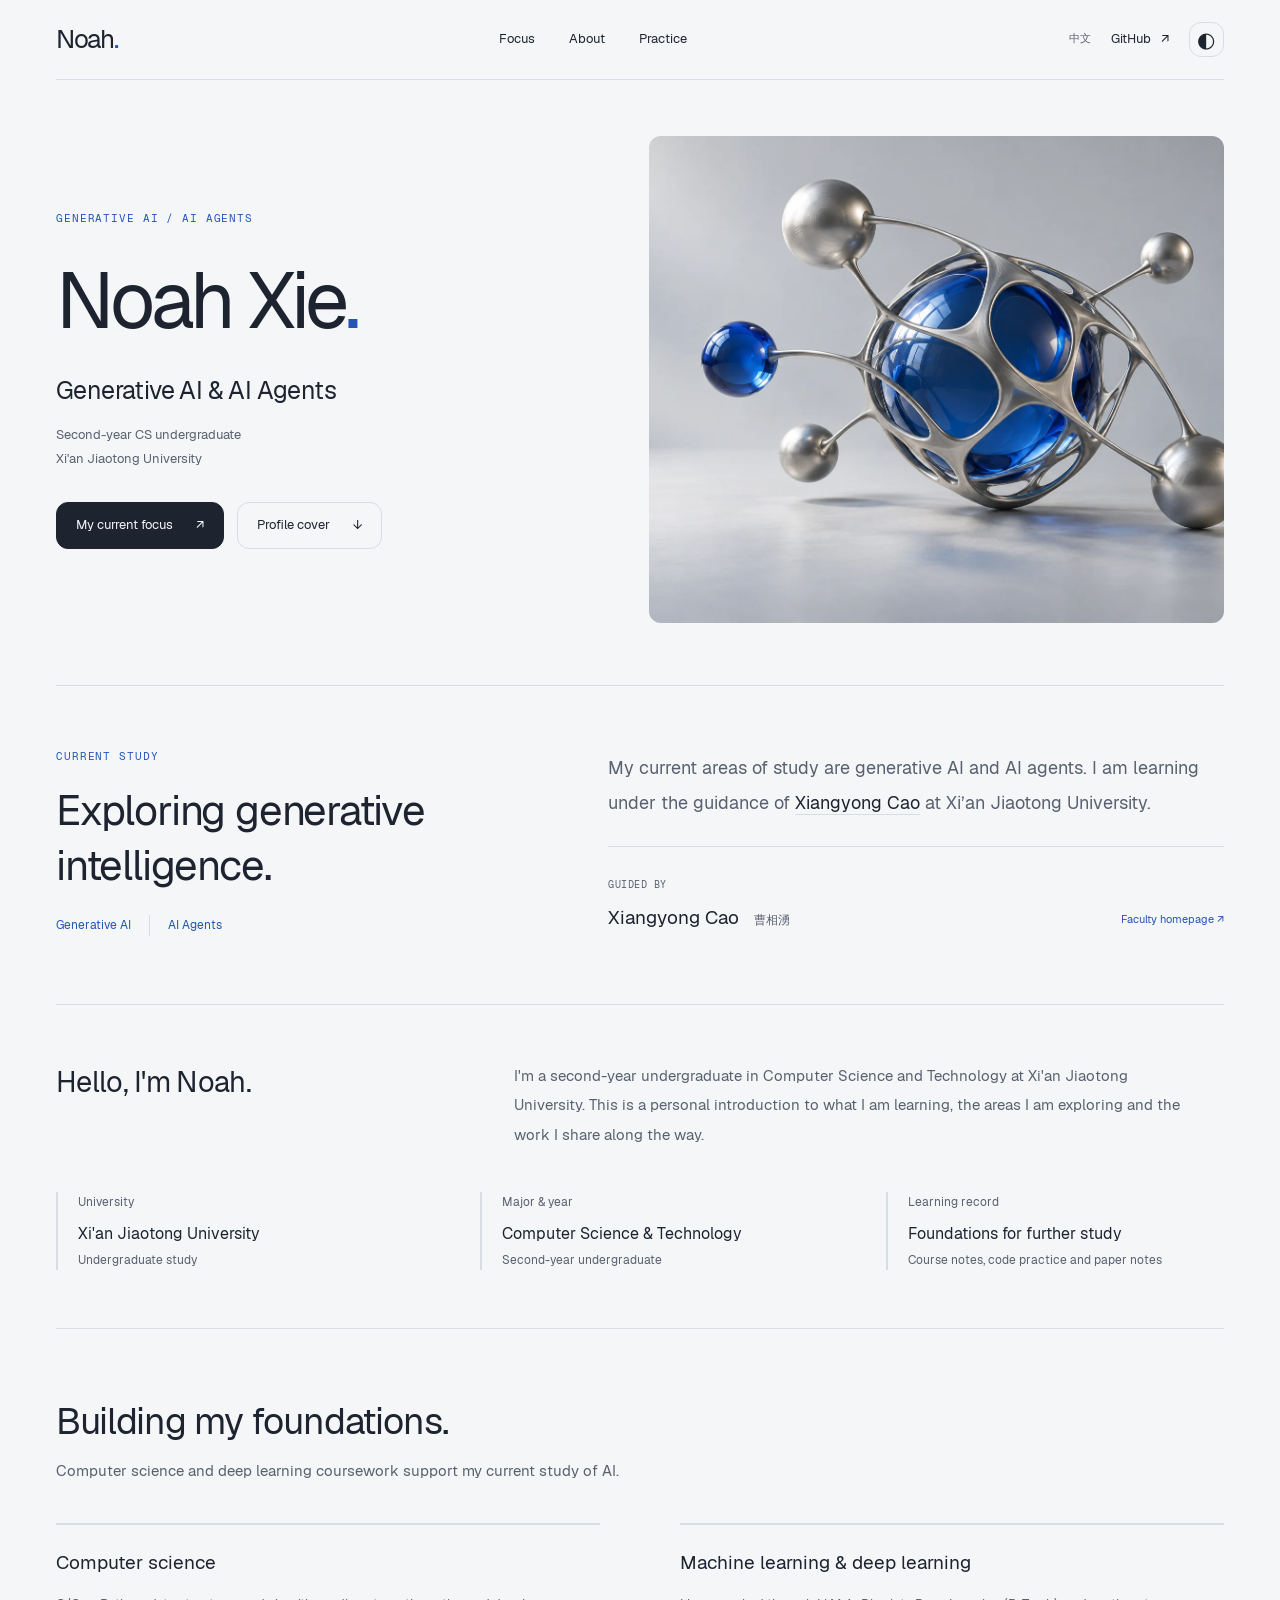
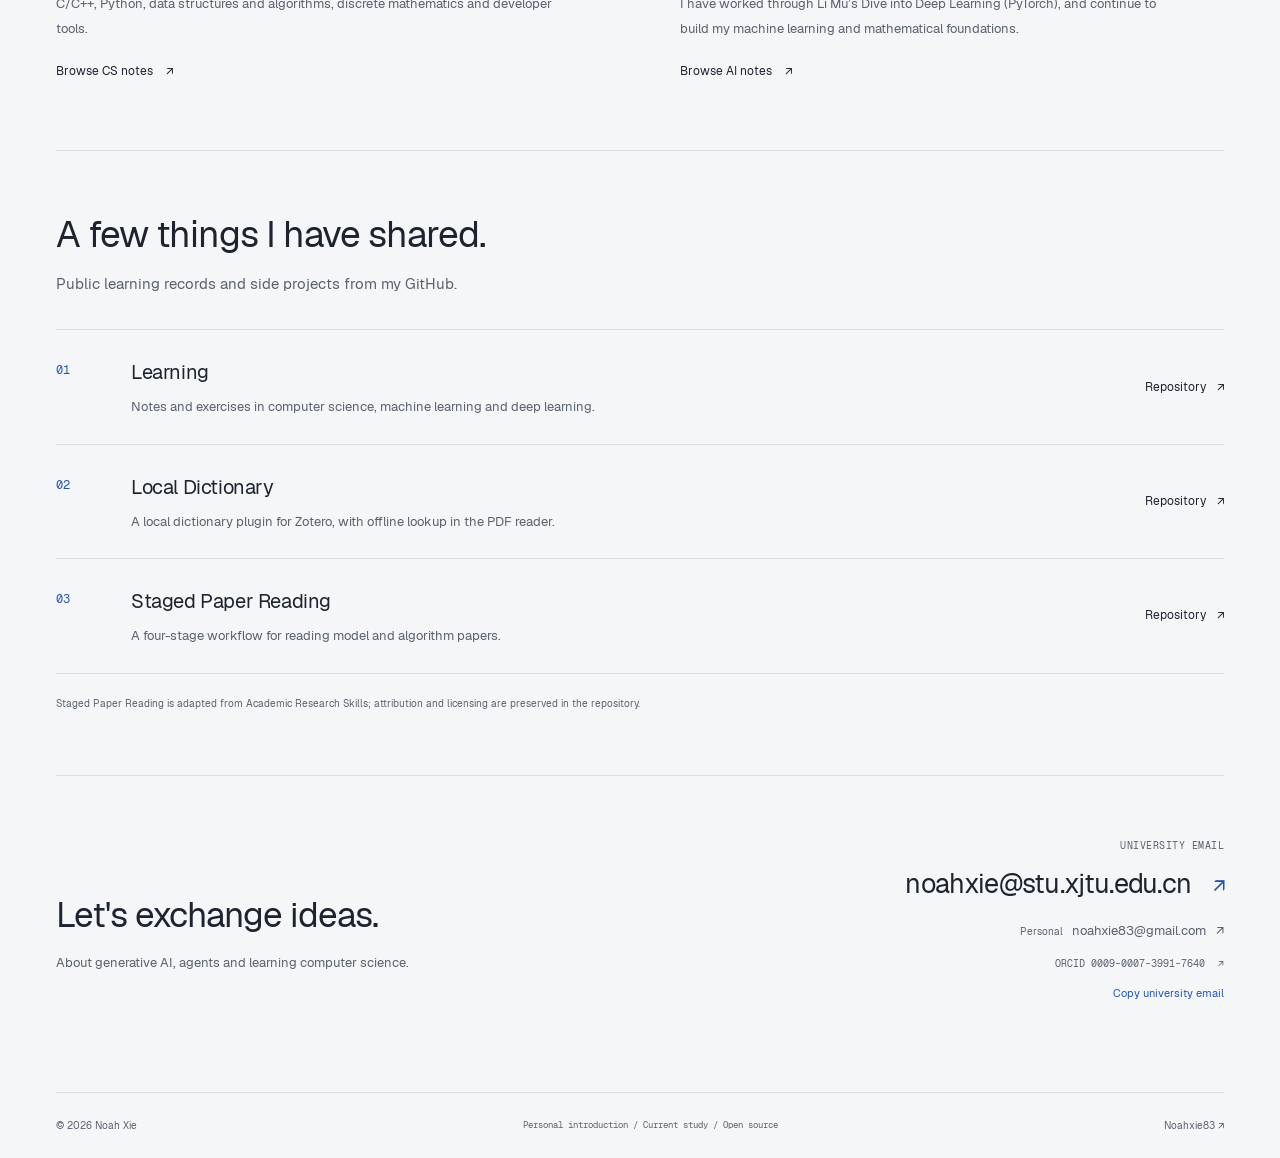
<file: index.html>
<!doctype html>
<html lang="en">
<head>
  <meta charset="utf-8">
  <meta name="viewport" content="width=device-width, initial-scale=1">
  <meta name="description" content="Noah Xie, a second-year Computer Science and Technology undergraduate at Xi'an Jiaotong University, studying generative AI and AI agents under the guidance of Xiangyong Cao.">
  <meta name="theme-color" content="#f5f6f8">
  <meta property="og:title" content="Noah Xie | Personal Profile">
  <meta property="og:description" content="Generative AI & AI Agents. Guided study with Xiangyong Cao at Xi’an Jiaotong University.">
  <meta property="og:image" content="https://noahxie83.github.io/Noahxie83/assets/profile-research-light.png">
  <title>Noah Xie | Personal Profile</title>
  <link rel="icon" href="assets/favicon.svg" type="image/svg+xml">
  <link rel="preload" href="assets/geist-sans.woff2" as="font" type="font/woff2" crossorigin>
  <link rel="preload" href="assets/hero-research.webp" as="image">
  <link rel="stylesheet" href="style.css?v=university-email">
  <script src="script.js?v=university-email" defer></script>
</head>
<body data-language="en">
  <a class="skip-link" href="#main">Skip to content</a>
  <header class="header shell">
    <a class="wordmark" href="#" aria-label="Noah Xie home">Noah<span>.</span></a>
    <nav aria-label="Main navigation"><a href="#research">Focus</a><a href="#about">About</a><a href="#projects">Practice</a></nav>
    <div class="header-actions"><a class="language-switch" href="zh.html" lang="zh-CN" aria-label="切换到中文版">中文</a>
      <a class="github-link" href="https://github.com/Noahxie83" target="_blank" rel="noopener noreferrer">GitHub <span aria-hidden="true">↗</span></a>
      <button class="theme-switch" id="theme-toggle" aria-label="Switch to dark mode" title="Switch to dark mode"><span id="theme-symbol" aria-hidden="true">◐</span></button>
    </div>
  </header>

  <main id="main">
    <section class="hero shell english-hero" aria-labelledby="hero-title">
      <div class="hero-copy">
        <p class="eyebrow">GENERATIVE AI / AI AGENTS</p>
        <h1 id="hero-title">Noah Xie<span class="name-period">.</span></h1>
        <p class="hero-description">Generative AI &amp; AI Agents</p>
        <p class="hero-note">Second-year CS undergraduate<br>Xi'an Jiaotong University</p>
        <div class="hero-actions">
          <a class="button primary" href="#research">My current focus <span aria-hidden="true">↗</span></a>
          <a class="button secondary" href="personal-profile.pdf?v=ai-study" download="Noah-Xie-Personal-Profile.pdf">Profile cover <span aria-hidden="true">↓</span></a>
        </div>
      </div>
      <figure class="hero-art"><img src="assets/hero-research.webp" alt="A cobalt glass sphere and a flowing silver lattice connected to smaller spheres: a conceptual artwork about generative intelligence and agents" width="1536" height="1024" fetchpriority="high"></figure>
    </section>

    <section class="research shell" id="research" aria-labelledby="research-title">
      <div class="research-intro reveal"><p class="eyebrow">CURRENT STUDY</p><h2 id="research-title">Exploring generative<br>intelligence.</h2><div class="research-topics"><span>Generative AI</span><span>AI Agents</span></div></div>
      <div class="research-guidance reveal"><p class="research-statement">My current areas of study are generative AI and AI agents. I am learning under the guidance of <a href="https://gr.xjtu.edu.cn/caoxiangyong/" target="_blank" rel="noopener noreferrer">Xiangyong Cao</a> at Xi’an Jiaotong University.</p><div class="mentor"><div><span class="mentor-label">GUIDED BY</span><p class="mentor-name">Xiangyong Cao <span>曹相湧</span></p></div><a href="https://gr.xjtu.edu.cn/caoxiangyong/" target="_blank" rel="noopener noreferrer">Faculty homepage <span aria-hidden="true">↗</span></a></div></div>
    </section>

    <section class="about shell" id="about" aria-labelledby="about-title">
      <div class="about-intro reveal"><h2 id="about-title">Hello, I'm Noah.</h2><p>I'm a second-year undergraduate in Computer Science and Technology at Xi'an Jiaotong University. This is a personal introduction to what I am learning, the areas I am exploring and the work I share along the way.</p></div>
      <dl class="education reveal">
        <div><dt>University</dt><dd>Xi'an Jiaotong University<span>Undergraduate study</span></dd></div>
        <div><dt>Major & year</dt><dd>Computer Science & Technology<span>Second-year undergraduate</span></dd></div>
        <div><dt>Learning record</dt><dd>Foundations for further study<span>Course notes, code practice and paper notes</span></dd></div>
      </dl>
    </section>

    <section class="learning shell" aria-labelledby="learning-title">
      <div class="learning-heading reveal"><h2 id="learning-title">Building my foundations.</h2><p>Computer science and deep learning coursework support my current study of AI.</p></div>
      <div class="learning-columns two-columns reveal">
        <div><h3>Computer science</h3><p>C/C++, Python, data structures and algorithms, discrete mathematics and developer tools.</p><a href="https://github.com/Noahxie83/Learning/tree/main/CS%20Learning" target="_blank" rel="noopener noreferrer">Browse CS notes <span aria-hidden="true">↗</span></a></div>
        <div><h3>Machine learning & deep learning</h3><p>I have worked through Li Mu’s Dive into Deep Learning (PyTorch), and continue to build my machine learning and mathematical foundations.</p><a href="https://github.com/Noahxie83/Learning/tree/main/AI%20learning" target="_blank" rel="noopener noreferrer">Browse AI notes <span aria-hidden="true">↗</span></a></div>
      </div>
    </section>

    <section class="projects compact-projects shell" id="projects" aria-labelledby="projects-title">
      <div class="section-intro reveal"><h2 id="projects-title">A few things I have shared.</h2><p>Public learning records and side projects from my GitHub.</p></div>
      <div class="repository-list">
        <article class="repository-row reveal"><div class="repository-number" aria-hidden="true">01</div><div><h3>Learning</h3><p>Notes and exercises in computer science, machine learning and deep learning.</p></div><a href="https://github.com/Noahxie83/Learning" target="_blank" rel="noopener noreferrer" aria-label="Learning Repository">Repository <span aria-hidden="true">↗</span></a></article>
        <article class="repository-row reveal"><div class="repository-number" aria-hidden="true">02</div><div><h3>Local Dictionary</h3><p>A local dictionary plugin for Zotero, with offline lookup in the PDF reader.</p></div><a href="https://github.com/Noahxie83/zotero-local-dictionary" target="_blank" rel="noopener noreferrer" aria-label="Local Dictionary Repository">Repository <span aria-hidden="true">↗</span></a></article>
        <article class="repository-row reveal"><div class="repository-number" aria-hidden="true">03</div><div><h3>Staged Paper Reading</h3><p>A four-stage workflow for reading model and algorithm papers.</p></div><a href="https://github.com/Noahxie83/staged-paper-reading" target="_blank" rel="noopener noreferrer" aria-label="Staged Paper Reading Repository">Repository <span aria-hidden="true">↗</span></a></article>
      </div>
      <p class="project-note">Staged Paper Reading is adapted from Academic Research Skills; attribution and licensing are preserved in the repository.</p>
    </section>

    <section class="contact shell reveal" id="contact" aria-labelledby="contact-title">
      <div><h2 id="contact-title">Let's exchange ideas.</h2><p>About generative AI, agents and learning computer science.</p></div>
      <div class="contact-links"><p class="contact-label">UNIVERSITY EMAIL</p><a class="email-link" href="mailto:noahxie@stu.xjtu.edu.cn">noahxie@stu.xjtu.edu.cn <span aria-hidden="true">↗</span></a><a class="personal-email-link" href="mailto:noahxie83@gmail.com"><span class="personal-email-label">Personal</span>noahxie83@gmail.com <span aria-hidden="true">↗</span></a><a class="orcid-link" href="https://orcid.org/0009-0007-3991-7640" target="_blank" rel="noopener noreferrer">ORCID 0009-0007-3991-7640 <span aria-hidden="true">↗</span></a><button id="copy-email" class="copy-email" type="button">Copy university email</button><span id="copy-status" role="status" aria-live="polite"></span></div>
    </section>
  </main>
  <footer class="footer shell"><span>© 2026 Noah Xie</span><span>Personal introduction / Current study / Open source</span><a href="https://github.com/Noahxie83" target="_blank" rel="noopener noreferrer">Noahxie83 <span aria-hidden="true">↗</span></a></footer>
</body>
</html>
</file>
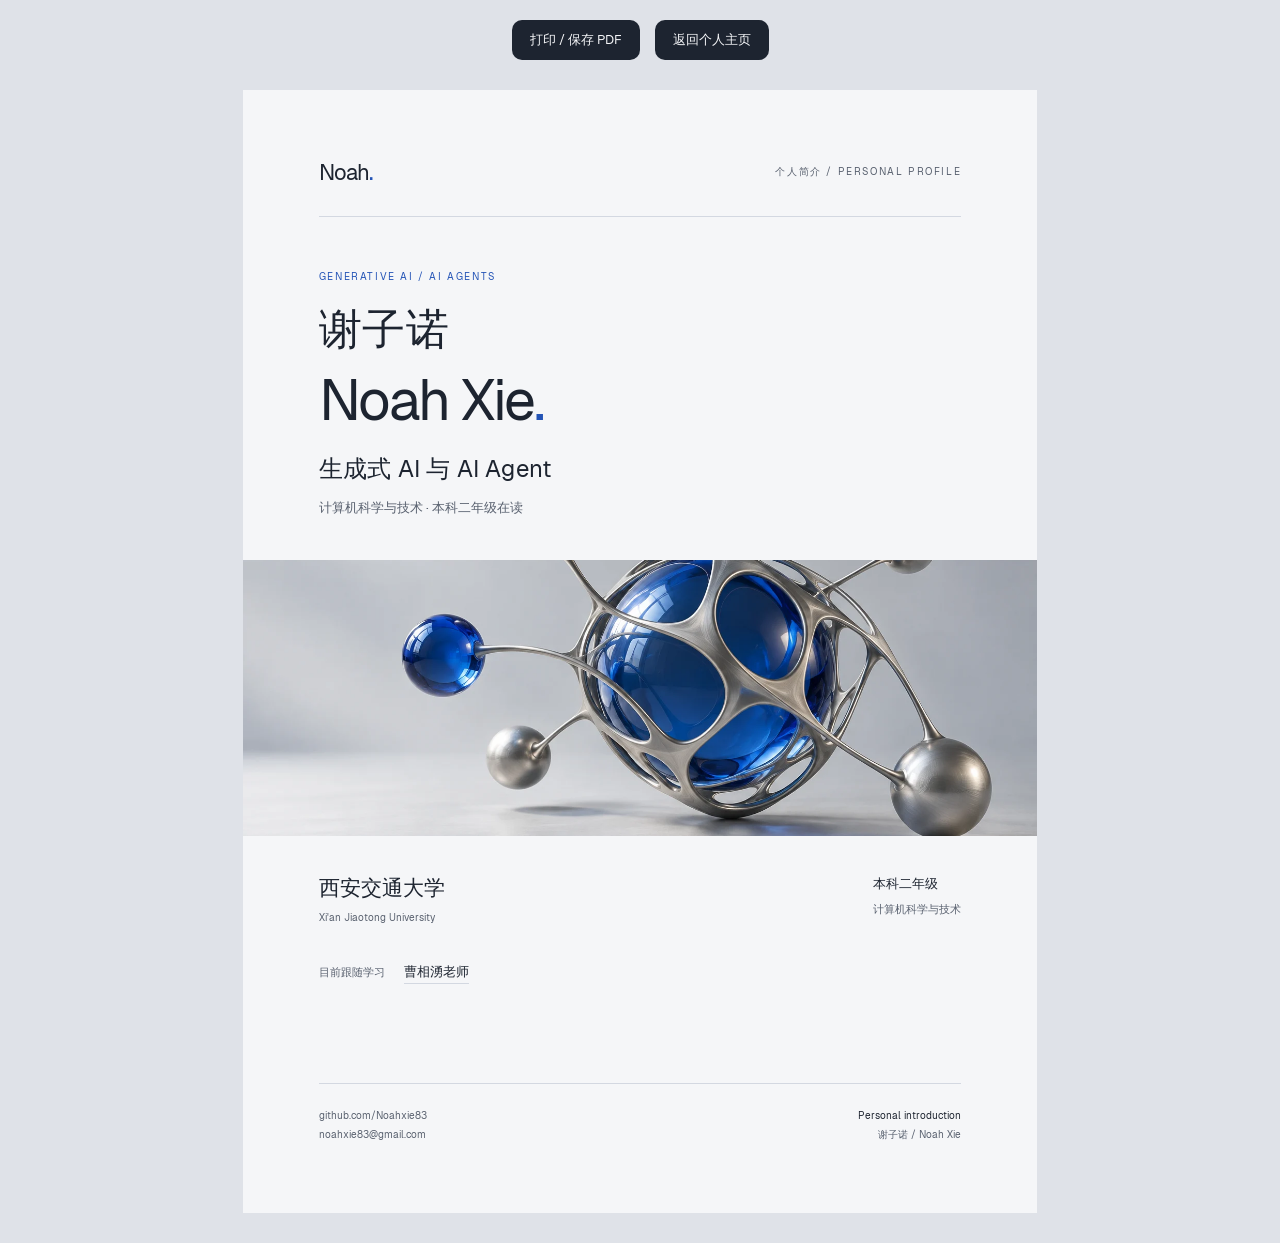
<file: cover-zh.html>
<!doctype html>
<html lang="zh-CN"><head><meta charset="utf-8"><meta name="viewport" content="width=device-width,initial-scale=1"><title>谢子诺 / Noah Xie · 个人简介</title><style>
@font-face{font-family:Geist;src:url('assets/geist-sans.woff2') format('woff2');font-weight:100 900;font-display:swap}
*{box-sizing:border-box}body{margin:0;background:#dfe2e8;color:#1d2430;font-family:Geist,'Microsoft YaHei','PingFang SC',sans-serif;-webkit-font-smoothing:antialiased}
.page{width:210mm;height:297mm;margin:30px auto;background:#f5f6f8;position:relative;overflow:hidden;padding:18mm 20mm}
.top{display:flex;justify-content:space-between;align-items:center;padding-bottom:8mm;border-bottom:1px solid #d3d8e1}
.wordmark{font-size:22px;font-weight:600;letter-spacing:-1px}.wordmark span{color:#2454b6}.type{font-size:10px;letter-spacing:1.6px;color:#59616f}
.identity{padding-top:14mm}.eyebrow{font-size:10px;letter-spacing:1.6px;color:#2454b6;margin:0 0 5mm}
.name{margin:0;font-size:77px;font-weight:500;line-height:1.2;letter-spacing:-3.4px}.name span{color:#2454b6}
.focus{font-size:27px;letter-spacing:-.6px;font-weight:450;line-height:1.35;margin:5mm 0 0}
.role{font-size:13px;color:#59616f;line-height:1.7;margin:3mm 0 0}
.art{margin:11mm -20mm 0;height:87mm;overflow:hidden}.art img{width:100%;height:100%;object-fit:cover;object-position:center 58%}
.education{display:flex;justify-content:space-between;gap:12mm;margin-top:10mm;align-items:start}
.school{font-size:21px;font-weight:500;line-height:1.35;margin:0;letter-spacing:-.5px}.school-en{font-size:10px;color:#59616f;margin:2mm 0 0;line-height:1.6}
.major{font-size:13px;line-height:1.6;margin:0}.year{font-size:11px;color:#59616f;margin:2mm 0 0}
.guidance{margin-top:9mm;display:flex;align-items:baseline;gap:5mm;font-size:11px;line-height:1.8;color:#59616f}
.guidance a{color:#1d2430;text-decoration:none;border-bottom:1px solid #d3d8e1;font-size:13px}
.footer{position:absolute;bottom:18mm;left:20mm;right:20mm;padding-top:6mm;border-top:1px solid #d3d8e1;display:flex;justify-content:space-between;align-items:start}
.links{font-size:10px;line-height:1.9;color:#59616f}.links a{color:inherit;text-decoration:none}.closing{font-size:10px;color:#59616f;text-align:right;line-height:1.9}.closing strong{font-weight:500;color:#1d2430}
.tools{display:flex;justify-content:center;gap:15px;margin:20px}.tools button,.tools a{padding:11px 18px;background:#1d2430;color:#f5f6f8;border:0;border-radius:10px;font:13px Geist,'Microsoft YaHei',sans-serif;text-decoration:none;cursor:pointer}
.zh .name{font-size:43px;line-height:1.3;letter-spacing:.4px}.zh .english-name{font-size:57px;line-height:1.2;letter-spacing:-2px;margin-top:2mm}.zh .english-name span{color:#2454b6}.zh .focus{font-size:24px;letter-spacing:.2px;margin-top:5mm}.zh .art{height:73mm}.zh .school{font-size:21px;letter-spacing:0}.zh .guidance{margin-top:9mm}
@page{size:A4;margin:0}@media print{body{background:#f5f6f8}.page{margin:0}.tools{display:none}}@media screen and (max-width:840px){.page{margin:0;transform-origin:top left}.tools{justify-content:start}}
</style></head>
<body><div class="tools"><button onclick="window.print()">打印 / 保存 PDF</button><a href="zh.html">返回个人主页</a></div>
<main class="page zh">
 <header class="top"><div class="wordmark">Noah<span>.</span></div><div class="type">个人简介 / PERSONAL PROFILE</div></header>
 <section class="identity"><p class="eyebrow">GENERATIVE AI / AI AGENTS</p><h1 class="name">谢子诺</h1><div class="english-name">Noah Xie<span>.</span></div><p class="focus">生成式 AI 与 AI Agent</p><p class="role">计算机科学与技术 · 本科二年级在读</p></section>
 <figure class="art"><img src="assets/hero-research.webp" alt="以银色连接结构和蓝色玻璃表现生成式 AI 与智能体的概念作品"></figure>
 <section class="education"><div><h2 class="school">西安交通大学</h2><p class="school-en">Xi'an Jiaotong University</p></div><div><p class="major">本科二年级</p><p class="year">计算机科学与技术</p></div></section>
 <div class="guidance"><span>目前跟随学习</span><a href="https://gr.xjtu.edu.cn/caoxiangyong/">曹相湧老师</a></div>
 <footer class="footer"><div class="links"><a href="https://github.com/Noahxie83">github.com/Noahxie83</a><br><a href="mailto:noahxie83@gmail.com">noahxie83@gmail.com</a></div><div class="closing"><strong>Personal introduction</strong><br>谢子诺 / Noah Xie</div></footer>
</main></body></html>
</file>
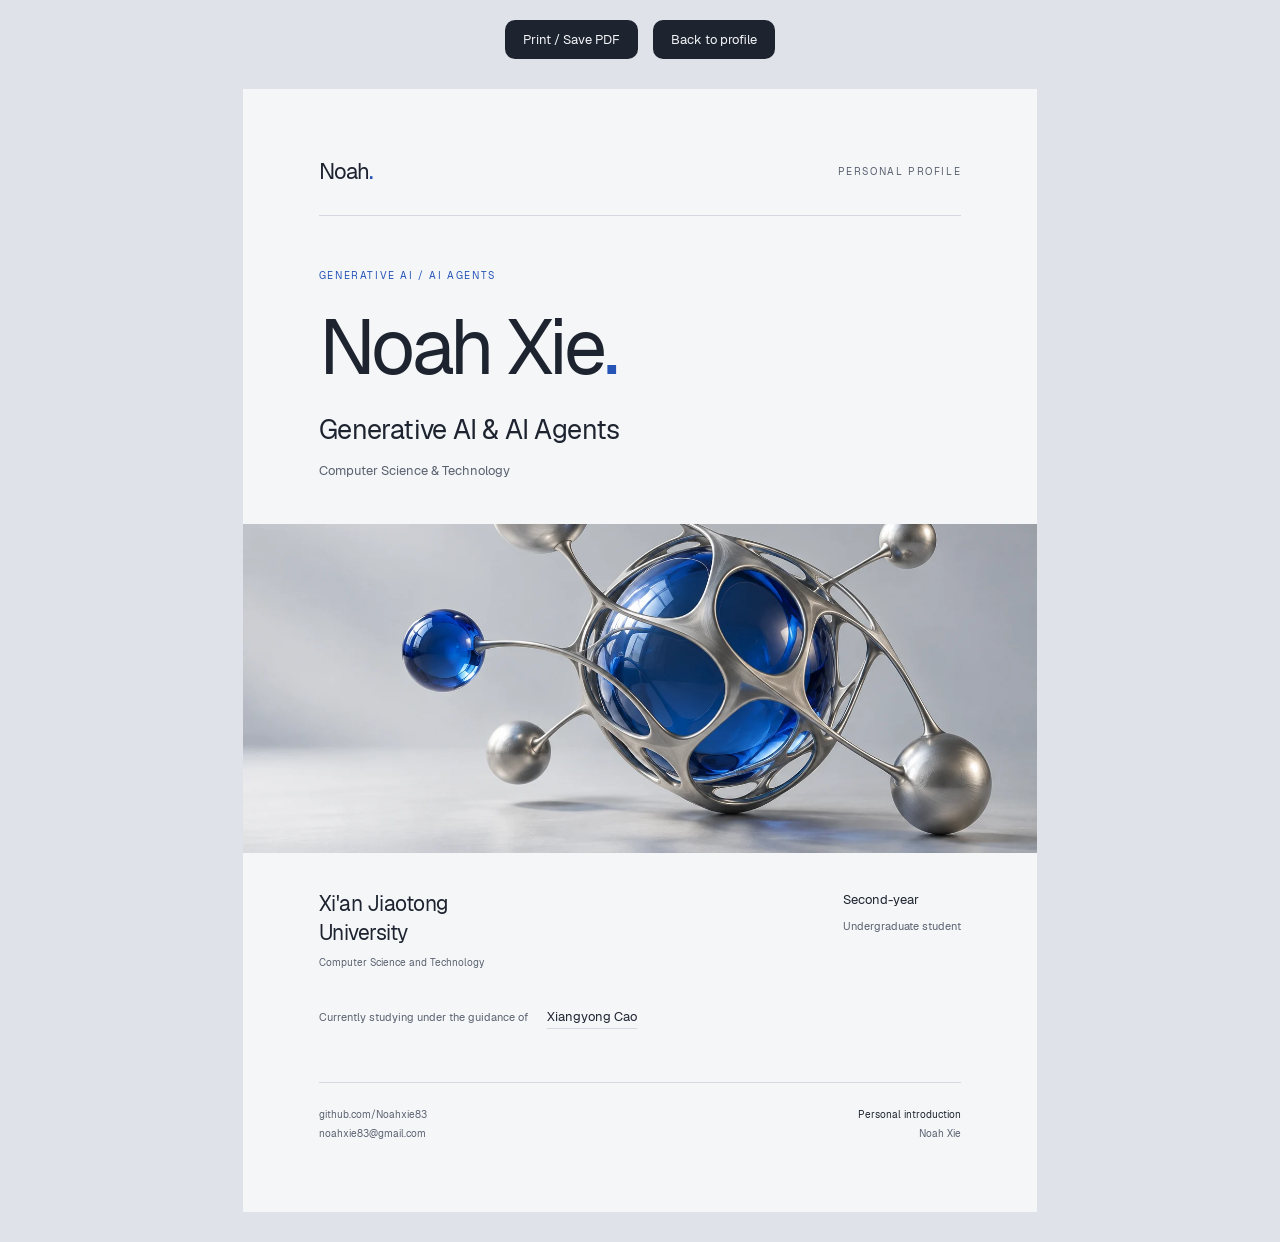
<file: cover.html>
<!doctype html>
<html lang="en"><head><meta charset="utf-8"><meta name="viewport" content="width=device-width,initial-scale=1"><title>Noah Xie | Personal Profile</title><style>
@font-face{font-family:Geist;src:url('assets/geist-sans.woff2') format('woff2');font-weight:100 900;font-display:swap}
*{box-sizing:border-box}body{margin:0;background:#dfe2e8;color:#1d2430;font-family:Geist,'Microsoft YaHei','PingFang SC',sans-serif;-webkit-font-smoothing:antialiased}
.page{width:210mm;height:297mm;margin:30px auto;background:#f5f6f8;position:relative;overflow:hidden;padding:18mm 20mm}
.top{display:flex;justify-content:space-between;align-items:center;padding-bottom:8mm;border-bottom:1px solid #d3d8e1}
.wordmark{font-size:22px;font-weight:600;letter-spacing:-1px}.wordmark span{color:#2454b6}.type{font-size:10px;letter-spacing:1.6px;color:#59616f}
.identity{padding-top:14mm}.eyebrow{font-size:10px;letter-spacing:1.6px;color:#2454b6;margin:0 0 5mm}
.name{margin:0;font-size:77px;font-weight:500;line-height:1.2;letter-spacing:-3.4px}.name span{color:#2454b6}
.focus{font-size:27px;letter-spacing:-.6px;font-weight:450;line-height:1.35;margin:5mm 0 0}
.role{font-size:13px;color:#59616f;line-height:1.7;margin:3mm 0 0}
.art{margin:11mm -20mm 0;height:87mm;overflow:hidden}.art img{width:100%;height:100%;object-fit:cover;object-position:center 58%}
.education{display:flex;justify-content:space-between;gap:12mm;margin-top:10mm;align-items:start}
.school{font-size:21px;font-weight:500;line-height:1.35;margin:0;letter-spacing:-.5px}.school-en{font-size:10px;color:#59616f;margin:2mm 0 0;line-height:1.6}
.major{font-size:13px;line-height:1.6;margin:0}.year{font-size:11px;color:#59616f;margin:2mm 0 0}
.guidance{margin-top:9mm;display:flex;align-items:baseline;gap:5mm;font-size:11px;line-height:1.8;color:#59616f}
.guidance a{color:#1d2430;text-decoration:none;border-bottom:1px solid #d3d8e1;font-size:13px}
.footer{position:absolute;bottom:18mm;left:20mm;right:20mm;padding-top:6mm;border-top:1px solid #d3d8e1;display:flex;justify-content:space-between;align-items:start}
.links{font-size:10px;line-height:1.9;color:#59616f}.links a{color:inherit;text-decoration:none}.closing{font-size:10px;color:#59616f;text-align:right;line-height:1.9}.closing strong{font-weight:500;color:#1d2430}
.tools{display:flex;justify-content:center;gap:15px;margin:20px}.tools button,.tools a{padding:11px 18px;background:#1d2430;color:#f5f6f8;border:0;border-radius:10px;font:13px Geist,'Microsoft YaHei',sans-serif;text-decoration:none;cursor:pointer}
.zh .name{font-size:43px;line-height:1.3;letter-spacing:.4px}.zh .english-name{font-size:57px;line-height:1.2;letter-spacing:-2px;margin-top:2mm}.zh .english-name span{color:#2454b6}.zh .focus{font-size:24px;letter-spacing:.2px;margin-top:5mm}.zh .art{height:73mm}.zh .school{font-size:21px;letter-spacing:0}.zh .guidance{margin-top:9mm}
@page{size:A4;margin:0}@media print{body{background:#f5f6f8}.page{margin:0}.tools{display:none}}@media screen and (max-width:840px){.page{margin:0;transform-origin:top left}.tools{justify-content:start}}
</style></head>
<body><div class="tools"><button onclick="window.print()">Print / Save PDF</button><a href="index.html">Back to profile</a></div>
<main class="page en">
 <header class="top"><div class="wordmark">Noah<span>.</span></div><div class="type">PERSONAL PROFILE</div></header>
 <section class="identity"><p class="eyebrow">GENERATIVE AI / AI AGENTS</p><h1 class="name">Noah Xie<span>.</span></h1><p class="focus">Generative AI &amp; AI Agents</p><p class="role">Computer Science &amp; Technology</p></section>
 <figure class="art"><img src="assets/hero-research.webp" alt="A sculptural silver network surrounding cobalt glass, a conceptual artwork about generative AI and agents"></figure>
 <section class="education"><div><h2 class="school">Xi'an Jiaotong<br>University</h2><p class="school-en">Computer Science and Technology</p></div><div><p class="major">Second-year</p><p class="year">Undergraduate student</p></div></section>
 <div class="guidance"><span>Currently studying under the guidance of</span><a href="https://gr.xjtu.edu.cn/caoxiangyong/">Xiangyong Cao</a></div>
 <footer class="footer"><div class="links"><a href="https://github.com/Noahxie83">github.com/Noahxie83</a><br><a href="mailto:noahxie83@gmail.com">noahxie83@gmail.com</a></div><div class="closing"><strong>Personal introduction</strong><br>Noah Xie</div></footer>
</main></body></html>
</file>
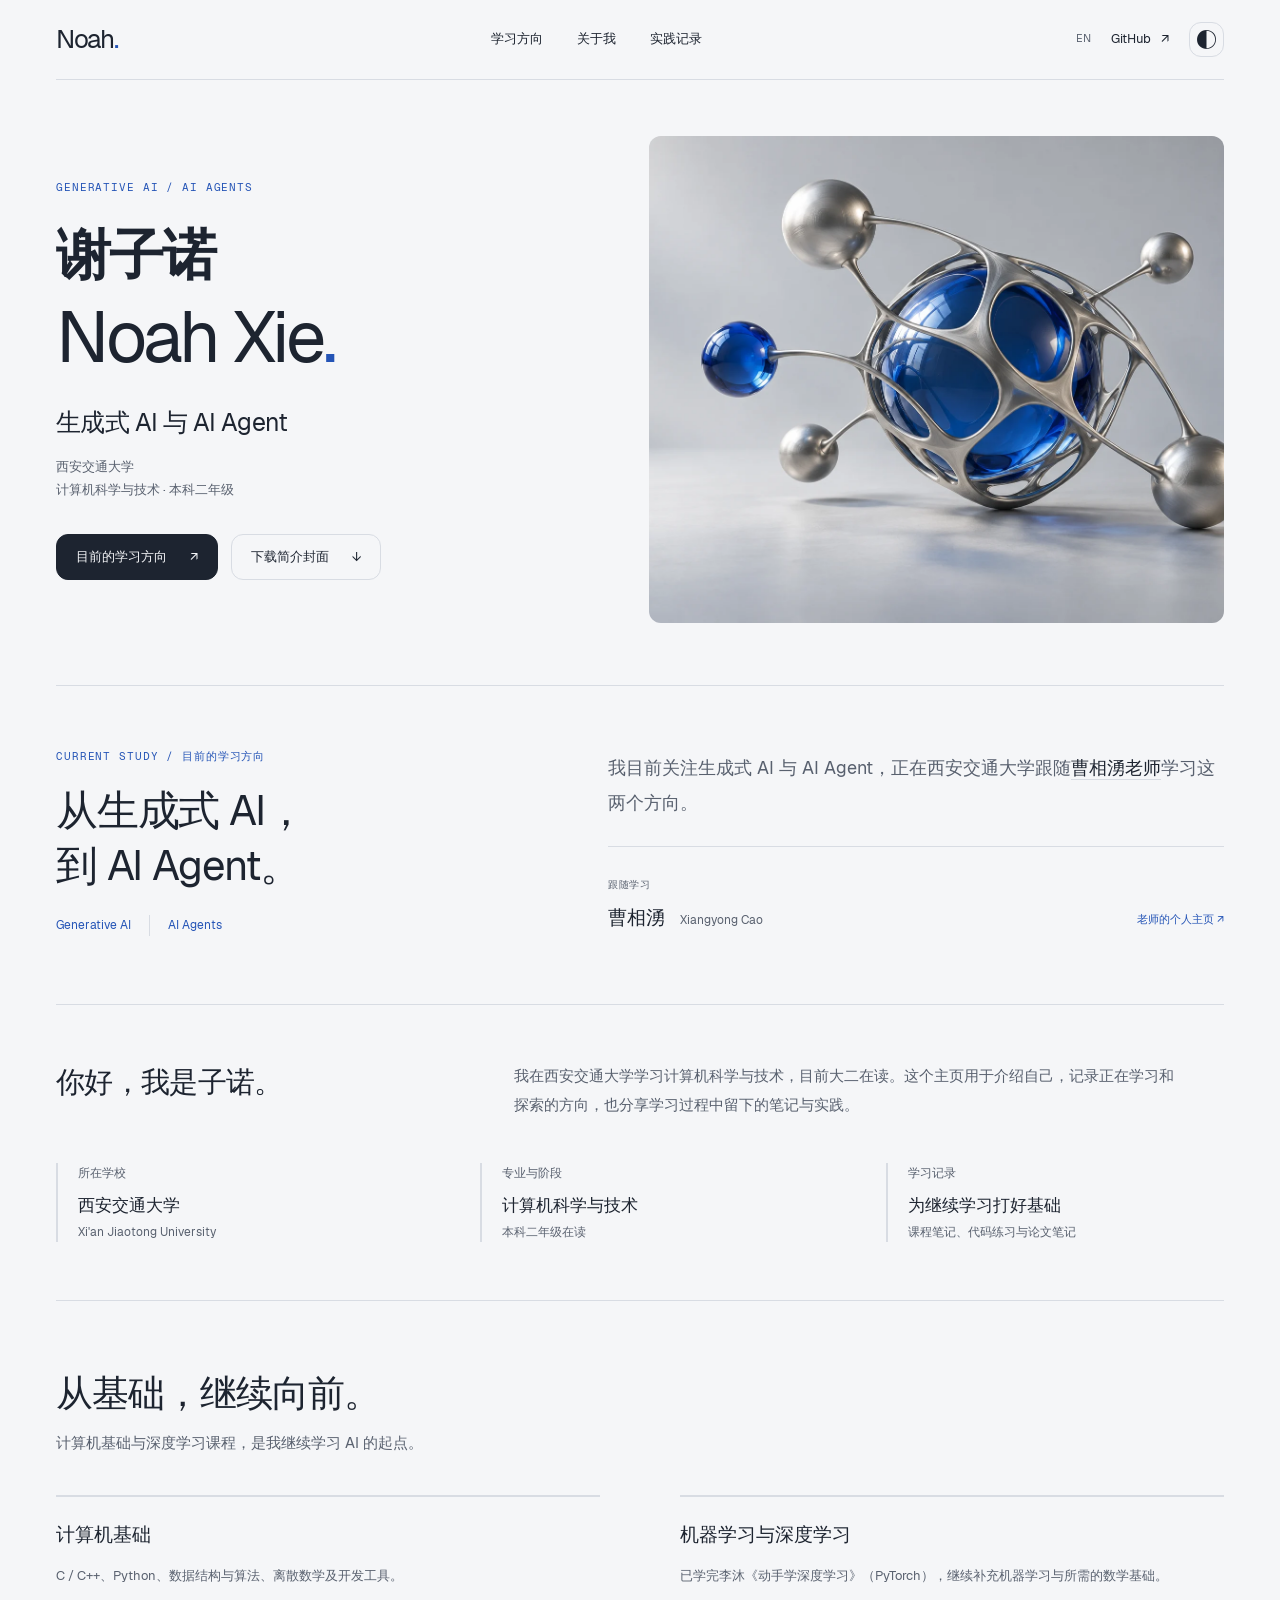
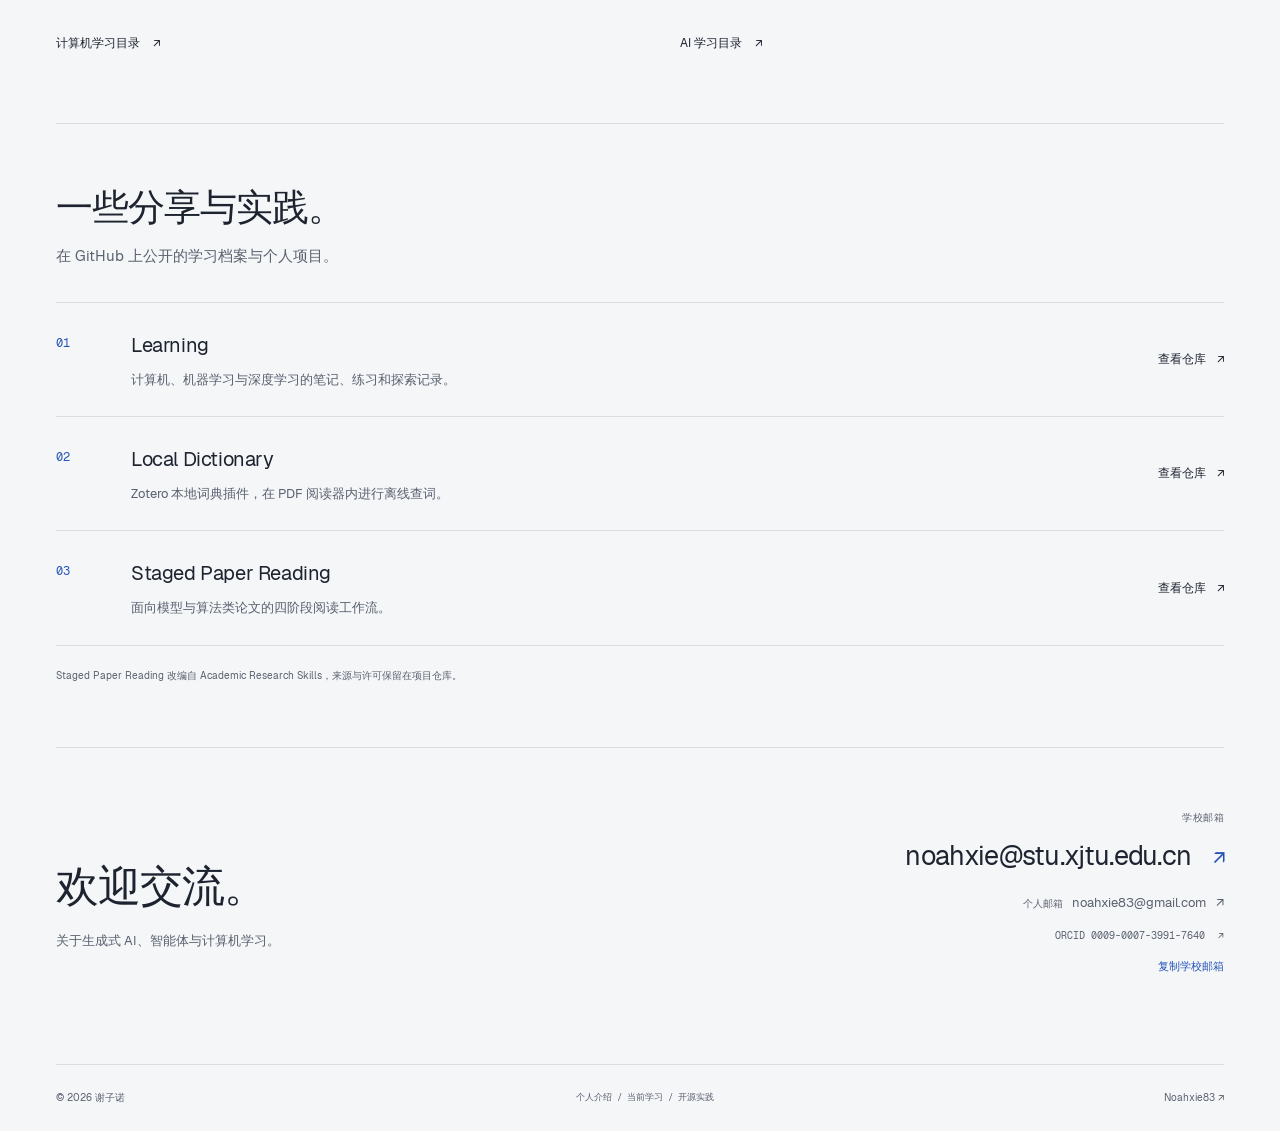
<file: zh.html>
<!doctype html>
<html lang="zh-CN">
<head>
  <meta charset="utf-8">
  <meta name="viewport" content="width=device-width, initial-scale=1">
  <meta name="description" content="谢子诺，英文名 Noah Xie，西安交通大学计算机科学与技术专业大二在读，目前跟随曹相湧老师学习生成式 AI 与 AI Agent。">
  <meta name="theme-color" content="#f5f6f8">
  <meta property="og:title" content="谢子诺 / Noah Xie">
  <meta property="og:description" content="生成式 AI 与 AI Agent。跟随西安交通大学曹相湧老师学习。">
  <meta property="og:image" content="https://noahxie83.github.io/Noahxie83/assets/profile-research-light.png">
  <title>谢子诺 / Noah Xie</title>
  <link rel="icon" href="assets/favicon.svg" type="image/svg+xml">
  <link rel="preload" href="assets/geist-sans.woff2" as="font" type="font/woff2" crossorigin>
  <link rel="preload" href="assets/hero-research.webp" as="image">
  <link rel="stylesheet" href="style.css?v=university-email">
  <script src="script.js?v=university-email" defer></script>
</head>
<body data-language="zh">
  <a class="skip-link" href="#main">跳到正文</a>
  <header class="header shell">
    <a class="wordmark" href="#" aria-label="谢子诺首页">Noah<span>.</span></a>
    <nav aria-label="主导航"><a href="#research">学习方向</a><a href="#about">关于我</a><a href="#projects">实践记录</a></nav>
    <div class="header-actions"><a class="language-switch" href="index.html" lang="en" aria-label="Switch to English">EN</a>
      <a class="github-link" href="https://github.com/Noahxie83" target="_blank" rel="noopener noreferrer">GitHub <span aria-hidden="true">↗</span></a>
      <button class="theme-switch" id="theme-toggle" aria-label="切换深色模式" title="切换深色模式"><span id="theme-symbol" aria-hidden="true">◐</span></button>
    </div>
  </header>

  <main id="main">
    <section class="hero shell" aria-labelledby="hero-title">
      <div class="hero-copy">
        <p class="eyebrow">GENERATIVE AI / AI AGENTS</p>
        <h1 id="hero-title">谢子诺<span class="english-name">Noah Xie<span class="name-period">.</span></span></h1>
        <p class="hero-description">生成式 AI 与 AI Agent</p>
        <p class="hero-note">西安交通大学<br>计算机科学与技术 · 本科二年级</p>
        <div class="hero-actions">
          <a class="button primary" href="#research">目前的学习方向 <span aria-hidden="true">↗</span></a>
          <a class="button secondary" href="personal-profile-zh.pdf?v=ai-study" download="谢子诺-个人简介封面-中文版.pdf">下载简介封面 <span aria-hidden="true">↓</span></a>
        </div>
      </div>
      <figure class="hero-art"><img src="assets/hero-research.webp" alt="蓝色玻璃球与流动的银色网格连接多个球体，表现生成式智能与智能体关系的概念作品" width="1536" height="1024" fetchpriority="high"></figure>
    </section>

    <section class="research shell" id="research" aria-labelledby="research-title">
      <div class="research-intro reveal"><p class="eyebrow">CURRENT STUDY / 目前的学习方向</p><h2 id="research-title">从生成式 AI，<br>到 AI Agent。</h2><div class="research-topics"><span>Generative AI</span><span>AI Agents</span></div></div>
      <div class="research-guidance reveal"><p class="research-statement">我目前关注生成式 AI 与 AI Agent，正在西安交通大学跟随<a href="https://gr.xjtu.edu.cn/caoxiangyong/" target="_blank" rel="noopener noreferrer">曹相湧老师</a>学习这两个方向。</p><div class="mentor"><div><span class="mentor-label">跟随学习</span><p class="mentor-name">曹相湧 <span>Xiangyong Cao</span></p></div><a href="https://gr.xjtu.edu.cn/caoxiangyong/" target="_blank" rel="noopener noreferrer">老师的个人主页 <span aria-hidden="true">↗</span></a></div></div>
    </section>

    <section class="about shell" id="about" aria-labelledby="about-title">
      <div class="about-intro reveal"><h2 id="about-title">你好，我是子诺。</h2><p>我在西安交通大学学习计算机科学与技术，目前大二在读。这个主页用于介绍自己，记录正在学习和探索的方向，也分享学习过程中留下的笔记与实践。</p></div>
      <dl class="education reveal">
        <div><dt>所在学校</dt><dd>西安交通大学<span>Xi'an Jiaotong University</span></dd></div>
        <div><dt>专业与阶段</dt><dd>计算机科学与技术<span>本科二年级在读</span></dd></div>
        <div><dt>学习记录</dt><dd>为继续学习打好基础<span>课程笔记、代码练习与论文笔记</span></dd></div>
      </dl>
    </section>

    <section class="learning shell" aria-labelledby="learning-title">
      <div class="learning-heading reveal"><h2 id="learning-title">从基础，继续向前。</h2><p>计算机基础与深度学习课程，是我继续学习 AI 的起点。</p></div>
      <div class="learning-columns two-columns reveal">
        <div><h3>计算机基础</h3><p>C / C++、Python、数据结构与算法、离散数学及开发工具。</p><a href="https://github.com/Noahxie83/Learning/tree/main/CS%20Learning" target="_blank" rel="noopener noreferrer">计算机学习目录 <span aria-hidden="true">↗</span></a></div>
        <div><h3>机器学习与深度学习</h3><p>已学完李沐《动手学深度学习》（PyTorch），继续补充机器学习与所需的数学基础。</p><a href="https://github.com/Noahxie83/Learning/tree/main/AI%20learning" target="_blank" rel="noopener noreferrer">AI 学习目录 <span aria-hidden="true">↗</span></a></div>
      </div>
    </section>

    <section class="projects compact-projects shell" id="projects" aria-labelledby="projects-title">
      <div class="section-intro reveal"><h2 id="projects-title">一些分享与实践。</h2><p>在 GitHub 上公开的学习档案与个人项目。</p></div>
      <div class="repository-list">
        <article class="repository-row reveal"><div class="repository-number" aria-hidden="true">01</div><div><h3>Learning</h3><p>计算机、机器学习与深度学习的笔记、练习和探索记录。</p></div><a href="https://github.com/Noahxie83/Learning" target="_blank" rel="noopener noreferrer" aria-label="Learning 查看仓库">查看仓库 <span aria-hidden="true">↗</span></a></article>
        <article class="repository-row reveal"><div class="repository-number" aria-hidden="true">02</div><div><h3>Local Dictionary</h3><p>Zotero 本地词典插件，在 PDF 阅读器内进行离线查词。</p></div><a href="https://github.com/Noahxie83/zotero-local-dictionary" target="_blank" rel="noopener noreferrer" aria-label="Local Dictionary 查看仓库">查看仓库 <span aria-hidden="true">↗</span></a></article>
        <article class="repository-row reveal"><div class="repository-number" aria-hidden="true">03</div><div><h3>Staged Paper Reading</h3><p>面向模型与算法类论文的四阶段阅读工作流。</p></div><a href="https://github.com/Noahxie83/staged-paper-reading" target="_blank" rel="noopener noreferrer" aria-label="Staged Paper Reading 查看仓库">查看仓库 <span aria-hidden="true">↗</span></a></article>
      </div>
      <p class="project-note">Staged Paper Reading 改编自 Academic Research Skills，来源与许可保留在项目仓库。</p>
    </section>

    <section class="contact shell reveal" id="contact" aria-labelledby="contact-title">
      <div><h2 id="contact-title">欢迎交流。</h2><p>关于生成式 AI、智能体与计算机学习。</p></div>
      <div class="contact-links"><p class="contact-label">学校邮箱</p><a class="email-link" href="mailto:noahxie@stu.xjtu.edu.cn">noahxie@stu.xjtu.edu.cn <span aria-hidden="true">↗</span></a><a class="personal-email-link" href="mailto:noahxie83@gmail.com"><span class="personal-email-label">个人邮箱</span>noahxie83@gmail.com <span aria-hidden="true">↗</span></a><a class="orcid-link" href="https://orcid.org/0009-0007-3991-7640" target="_blank" rel="noopener noreferrer">ORCID 0009-0007-3991-7640 <span aria-hidden="true">↗</span></a><button id="copy-email" class="copy-email" type="button">复制学校邮箱</button><span id="copy-status" role="status" aria-live="polite"></span></div>
    </section>
  </main>
  <footer class="footer shell"><span>© 2026 谢子诺</span><span>个人介绍 / 当前学习 / 开源实践</span><a href="https://github.com/Noahxie83" target="_blank" rel="noopener noreferrer">Noahxie83 <span aria-hidden="true">↗</span></a></footer>
</body>
</html>
</file>
<file: style.css>
@font-face{font-family:Geist;src:url('assets/geist-sans.woff2') format('woff2');font-display:swap;font-weight:100 900}
@font-face{font-family:'Geist Mono';src:url('assets/geist-mono.woff2') format('woff2');font-display:swap;font-weight:100 900}
:root{color-scheme:light;--bg:#f5f6f8;--surface:#ecedf1;--text:#1d2430;--muted:#59616f;--line:#d8dce3;--accent:#2454b6;--accent-soft:#e6ecfa;--button-text:#fbfcfe;--radius:12px;--body-font:Geist,'Microsoft YaHei','PingFang SC',sans-serif}
@media(prefers-color-scheme:dark){:root:not([data-theme="light"]){color-scheme:dark;--bg:#171b23;--surface:#202631;--text:#edf0f5;--muted:#b0b8c6;--line:#353e4c;--accent:#92b4ff;--accent-soft:#293953;--button-text:#171b23}}
:root[data-theme="dark"]{color-scheme:dark;--bg:#171b23;--surface:#202631;--text:#edf0f5;--muted:#b0b8c6;--line:#353e4c;--accent:#92b4ff;--accent-soft:#293953;--button-text:#171b23}
*{box-sizing:border-box}html{scroll-behavior:smooth;scroll-padding-top:40px}body{margin:0;background:var(--bg);color:var(--text);font-family:var(--body-font);font-size:15px;line-height:1.75;-webkit-font-smoothing:antialiased}button,a{-webkit-tap-highlight-color:transparent}a{color:inherit;text-decoration:none}button{font:inherit}img{display:block;max-width:100%;height:auto}h1,h2,h3,p,figure,dl{margin:0}ul{margin:0;padding:0;list-style:none}::selection{background:var(--accent);color:var(--button-text)}:focus-visible{outline:2px solid var(--accent);outline-offset:5px;border-radius:3px}.shell{width:min(1240px,calc(100% - 112px));margin-inline:auto}.skip-link{position:absolute;left:16px;top:-80px;background:var(--text);color:var(--bg);padding:10px 18px;z-index:10}.skip-link:focus{top:12px}
.header{height:80px;display:flex;align-items:center;justify-content:space-between;border-bottom:1px solid var(--line);gap:30px}.wordmark{font-size:26px;letter-spacing:-1.3px;font-weight:650}.wordmark span{color:var(--accent)}.header nav{display:flex;gap:34px;font-size:13px}.header nav a,.github-link{transition:color .2s}.header nav a:hover,.github-link:hover{color:var(--accent)}.header-actions{display:flex;align-items:center;gap:20px}.github-link{font-size:13px}.github-link span{margin-left:7px}.theme-switch{border:1px solid var(--line);border-radius:var(--radius);width:35px;height:35px;background:transparent;color:var(--text);font-size:21px;line-height:1;cursor:pointer}.theme-switch:hover{background:var(--surface)}
.hero{display:grid;grid-template-columns:1fr 1.05fr;align-items:center;gap:45px;padding-block:56px 62px;min-height:510px}.eyebrow{color:var(--accent);font-family:'Geist Mono',monospace;font-size:11px;letter-spacing:.08em;line-height:1.6;margin-bottom:24px}.hero h1{font-size:clamp(42px,4.3vw,61px);font-weight:600;line-height:1.23;letter-spacing:-1.8px}.english-name{display:block;font-size:clamp(54px,5.6vw,79px);line-height:1.15;letter-spacing:-3.3px;margin-top:8px;font-weight:500}.name-period{color:var(--accent)}.hero-description{font-size:16px;color:var(--muted);margin-top:25px}.hero-actions{display:flex;gap:13px;flex-wrap:wrap;margin-top:32px}.button{display:inline-flex;align-items:center;justify-content:center;gap:23px;white-space:nowrap;min-height:46px;padding:11px 19px;font-size:13px;border-radius:var(--radius);border:1px solid var(--line);transition:transform .25s,background .25s}.button:hover{transform:translateY(-3px)}.button:active{transform:translateY(0) scale(.98)}.primary{background:var(--text);border-color:var(--text);color:var(--bg)}.secondary:hover{background:var(--surface)}.hero-art{border-radius:var(--radius);overflow:hidden;aspect-ratio:1.18;background:var(--surface)}.hero-art img{width:100%;height:100%;object-fit:cover;object-position:57% center}
.about{padding-block:56px 58px;border-top:1px solid var(--line)}.about-intro{display:grid;grid-template-columns:.83fr 1.5fr;gap:65px;align-items:start}.about h2{font-size:29px;letter-spacing:-.7px;font-weight:550;line-height:1.5}.about-intro p{color:var(--muted);font-size:15px;max-width:670px;line-height:1.95}.education{display:grid;grid-template-columns:1.15fr 1.1fr 1fr;gap:35px;margin-top:43px}.education>div{border-left:2px solid var(--line);padding-left:20px}.education dt{color:var(--muted);font-size:12px;margin-bottom:8px}.education dd{margin:0;font-size:17px;font-weight:500;line-height:1.6}.education dd span{display:block;font-size:12px;font-weight:400;color:var(--muted);margin-top:4px}
.projects{padding-block:72px 62px;border-top:1px solid var(--line)}.section-intro{margin-bottom:32px}h2{font-size:clamp(29px,3vw,37px);font-weight:550;line-height:1.4;letter-spacing:-1px}.section-intro p,.learning-heading p{color:var(--muted);margin-top:10px}.project-feature{display:grid;grid-template-columns:1.4fr 1fr;gap:40px;padding:24px;border:1px solid var(--line);border-radius:var(--radius);align-items:center}.project-image{overflow:hidden;border-radius:calc(var(--radius) - 3px);background:var(--surface);display:block}.project-image img{aspect-ratio:16/10;object-fit:contain;background:#f8fafc;transition:transform .65s}.project-image:hover img,.reading-image:hover img{transform:scale(1.025)}.feature-copy{padding:10px 10px 10px 0}.project-kind{font-size:12px;color:var(--accent);margin-bottom:13px}.feature-copy h3{font-size:30px;line-height:1.25;font-weight:550;letter-spacing:-1.1px}.feature-copy h3 span{display:block;font-size:18px;letter-spacing:0;font-weight:450;margin-top:12px}.feature-copy p{color:var(--muted);font-size:13px;line-height:1.85;margin-top:19px;max-width:400px}.tags{display:flex;flex-wrap:wrap;gap:7px;margin-top:19px}.tags li{font-size:10px;border-radius:6px;background:var(--accent-soft);color:var(--accent);padding:3px 8px}.project-links{display:flex;gap:26px;font-size:12px;margin-top:25px}.project-links a,.project-bottom a{border-bottom:1px solid var(--line);padding-bottom:4px}.project-links a:hover,.project-bottom a:hover{color:var(--accent);border-color:var(--accent)}.project-links span,.project-bottom a span{margin-left:8px}.project-pair{display:grid;grid-template-columns:1.25fr 1fr;gap:26px;margin-top:26px}.project-pair article{border:1px solid var(--line);border-radius:var(--radius);overflow:hidden}.reading-image{display:block;overflow:hidden;background:#eef1f5}.reading-image img{width:100%;height:245px;object-fit:contain;transition:transform .65s}.learning-image{height:245px;overflow:hidden;background:var(--surface)}.learning-image img{width:100%;height:100%;object-fit:cover;object-position:center 58%}.pair-copy{padding:27px 28px 25px}.pair-copy h3{font-size:25px;font-weight:550;letter-spacing:-.8px;line-height:1.4}.pair-copy p{font-size:13px;line-height:1.85;color:var(--muted);margin-top:12px;min-height:49px}.project-bottom{display:flex;flex-wrap:wrap;justify-content:space-between;align-items:center;gap:15px;margin-top:24px;font-size:11px}.project-bottom>span{color:var(--muted);font-family:'Geist Mono',monospace;font-size:10px}.project-note{font-size:10px;color:var(--muted);margin-top:21px;line-height:1.8;max-width:950px}
.learning{padding-block:67px;border-top:1px solid var(--line)}.learning-columns{display:grid;grid-template-columns:1fr 1fr 1fr;gap:52px;margin-top:39px}.learning-columns>div{border-top:2px solid var(--line);padding-top:21px}.learning-columns h3{font-size:19px;font-weight:500}.learning-columns p{font-size:13px;color:var(--muted);line-height:1.95;min-height:76px;margin-top:12px;max-width:320px}.learning-columns a{font-size:12px;display:inline-block;margin-top:18px}.learning-columns a:hover{color:var(--accent)}.learning-columns a span{margin-left:10px}
.contact{border-top:1px solid var(--line);padding-block:62px 65px;display:grid;grid-template-columns:1fr 1fr;gap:45px;align-items:center}.contact h2{font-size:43px}.contact p{color:var(--muted);font-size:13px;margin-top:13px}.contact-links{text-align:right}.email-link{display:block;font-size:clamp(16px,2.1vw,27px);font-weight:450;letter-spacing:-.7px}.email-link span{font-size:20px;margin-left:15px;color:var(--accent)}.orcid-link{display:block;font-size:10px;font-family:'Geist Mono',monospace;color:var(--muted);margin-top:13px}.orcid-link span{margin-left:7px}.copy-email{display:inline-block;color:var(--accent);font-size:11px;padding:4px 0;border:0;background:transparent;cursor:pointer;margin-top:8px}.copy-email:hover{text-decoration:underline}#copy-status{display:block;min-height:19px;color:var(--muted);font-size:10px}.footer{border-top:1px solid var(--line);display:flex;gap:20px;align-items:center;justify-content:space-between;padding-block:24px;font-size:10px;color:var(--muted)}.footer>span:nth-child(2){font-family:'Geist Mono',monospace;font-size:9px}.footer a:hover{color:var(--accent)}
@media(min-width:769px) and (prefers-reduced-motion:no-preference){.hero-copy{animation:enter .8s cubic-bezier(.16,1,.3,1) both}.hero-art{animation:enter 1s .12s cubic-bezier(.16,1,.3,1) both}.js-reveal .reveal{opacity:0;transform:translateY(18px);transition:opacity .65s,transform .65s cubic-bezier(.16,1,.3,1)}.js-reveal .reveal.visible{opacity:1;transform:none}@keyframes enter{from{opacity:0;transform:translateY(20px)}to{opacity:1;transform:none}}}
@media(min-width:1500px){.hero{min-height:565px}}
@media(max-width:1024px){.shell{width:calc(100% - 64px)}.hero{gap:25px;min-height:475px}.hero h1{font-size:43px}.english-name{font-size:61px}.eyebrow{font-size:9px}.hero-description{font-size:14px}.button{font-size:12px;padding:10px 14px;gap:12px}.project-feature{gap:26px}.feature-copy h3{font-size:25px}.about-intro{gap:35px}.learning-columns{gap:28px}.project-pair{gap:22px}.pair-copy{padding:22px}.reading-image img,.learning-image{height:205px}}
@media(max-width:767px){.shell{width:calc(100% - 40px)}.header{height:68px;gap:15px}.wordmark{font-size:24px}.header nav{gap:18px;font-size:11px}.header nav a:last-child{display:none}.header-actions{gap:10px}.github-link{font-size:11px}.github-link span{margin-left:3px}.theme-switch{width:30px;height:30px;font-size:19px}.hero{grid-template-columns:1fr;gap:29px;padding-block:37px 36px;min-height:0}.eyebrow{margin-bottom:19px;font-size:9px}.hero h1{font-size:43px;letter-spacing:-1px}.english-name{font-size:62px;letter-spacing:-2.5px;margin-top:6px}.hero-description{font-size:14px;margin-top:20px}.hero-actions{margin-top:24px;gap:11px}.button{min-height:44px;font-size:12px;padding:10px 15px;gap:16px}.hero-art{aspect-ratio:1.5}.hero-art img{object-position:center}.about{padding-block:38px 40px}.about-intro{grid-template-columns:1fr;gap:18px}.about h2{font-size:27px}.about-intro p{font-size:13px}.education{grid-template-columns:1fr;gap:23px;margin-top:31px}.education>div{padding-left:16px}.education dt{font-size:11px;margin-bottom:4px}.education dd{font-size:16px}.education dd span{font-size:11px}.projects{padding-block:42px 39px}h2{font-size:28px;letter-spacing:-.5px}.section-intro p,.learning-heading p{font-size:12px}.section-intro{margin-bottom:23px}.project-feature{grid-template-columns:1fr;gap:22px;padding:15px}.project-image img{aspect-ratio:16/10}.feature-copy{padding:0 5px 7px}.feature-copy h3{font-size:27px}.feature-copy h3 span{font-size:17px}.feature-copy p{font-size:12px;margin-top:16px}.project-links{margin-top:20px}.project-pair{grid-template-columns:1fr;gap:20px;margin-top:20px}.reading-image img{height:auto;min-height:150px;aspect-ratio:16/9;object-fit:contain}.learning-image{height:220px}.pair-copy{padding:22px}.pair-copy h3{font-size:24px}.pair-copy p{font-size:12px;min-height:0}.project-bottom{margin-top:20px}.project-note{font-size:9px;margin-top:18px}.learning{padding-block:40px}.learning-columns{grid-template-columns:1fr;gap:28px;margin-top:27px}.learning-columns>div{padding-top:16px}.learning-columns h3{font-size:18px}.learning-columns p{min-height:0;max-width:100%;margin-top:8px;font-size:12px}.learning-columns a{margin-top:11px;font-size:11px}.contact{grid-template-columns:1fr;gap:24px;padding-block:40px 33px}.contact h2{font-size:34px}.contact p{font-size:12px;margin-top:9px}.contact-links{text-align:left}.email-link{font-size:23px}.email-link span{font-size:17px;margin-left:10px}.footer{font-size:9px;gap:12px;padding-block:19px;flex-wrap:wrap}.footer>span:nth-child(2){display:none}}
@media(max-width:360px){.shell{width:calc(100% - 32px)}.header nav{gap:12px}.github-link{display:none}.english-name{font-size:55px}.button{gap:11px;padding-inline:13px}.email-link{font-size:21px}}
@media(prefers-reduced-motion:reduce){html{scroll-behavior:auto}*,*::before,*::after{animation:none!important;transition:none!important}.js-reveal .reveal{opacity:1!important;transform:none!important}}
@media print{.header,.hero-actions,.theme-switch,.copy-email{display:none}.shell{width:100%}body{background:#fbfcfe;color:#1d2430}.hero{padding-top:0}.reveal{opacity:1!important;transform:none!important}.project-feature,.project-pair article{break-inside:avoid}}
.project-image img{object-fit:contain;background:#f8fafc}

/* Shared layer: skip link at 10; other UI stays in the document flow. */

.language-switch{font-size:11px;white-space:nowrap;color:var(--muted);border-bottom:1px solid transparent;transition:color .2s,border-color .2s}.language-switch:hover{color:var(--accent);border-color:var(--accent)}
.english-hero h1{font-size:clamp(62px,6.2vw,86px);letter-spacing:-4px;font-weight:500;line-height:1.2}
.english-hero .hero-description{max-width:370px;font-size:17px;line-height:1.8}
body[data-language="en"] .education dd{font-size:16px}
body[data-language="en"] .contact h2{font-size:35px}
@media(prefers-reduced-motion:no-preference){
 ::view-transition-old(root){animation:fade-out .2s ease both}
 ::view-transition-new(root){animation:fade-in .3s ease both}
 @keyframes fade-out{to{opacity:0}}
 @keyframes fade-in{from{opacity:0}}
 .button>span,.project-links a>span,.project-bottom a>span{display:inline-block;transition:transform .25s}
 .button:hover>span,.project-links a:hover>span,.project-bottom a:hover>span{transform:translate(2px,-2px)}
}
@media(max-width:767px){.english-hero h1{font-size:65px;letter-spacing:-3px}.english-hero .hero-description{font-size:14px;max-width:310px}.header nav{gap:16px}.header-actions{gap:12px}body[data-language="en"] .contact h2{font-size:31px}}
@media(max-width:480px){.github-link{display:none}.language-switch{font-size:10px}.header-actions{gap:12px}.header nav{gap:14px}.wordmark{font-size:22px}}
@media(max-width:360px){.english-hero h1{font-size:57px}.header nav{font-size:10px;gap:12px}.header-actions{gap:10px}}
@media(prefers-reduced-motion:reduce){::view-transition-old(*),::view-transition-new(*){animation:none!important}}

@media(prefers-reduced-motion:no-preference){main{transition:opacity .18s,transform .18s}.language-leaving main{opacity:0;transform:translateY(-6px)}}

/* Research identity: an editorial focus section before the supporting archive. */
.hero .hero-description{font-size:25px;line-height:1.45;font-weight:500;color:var(--text);max-width:none;letter-spacing:-.6px}
.hero-note{font-size:13px;line-height:1.8;color:var(--muted);margin-top:15px}
.hero-art img{object-position:60% center}
.research{display:grid;grid-template-columns:.9fr 1.2fr;gap:90px;border-top:1px solid var(--line);padding-block:62px 68px;align-items:center}
.research .eyebrow{margin-bottom:17px}.research h2{font-size:42px;line-height:1.3;letter-spacing:-1.2px}
.research-topics{display:flex;gap:18px;margin-top:23px;color:var(--accent);font-size:12px}
.research-topics span+span{padding-left:18px;border-left:1px solid var(--line)}
.research-statement{font-size:18px;line-height:1.9;color:var(--muted)}
.research-statement a{color:var(--text);border-bottom:1px solid var(--line)}.research-statement a:hover{color:var(--accent);border-color:var(--accent)}
.mentor{margin-top:26px;border-top:1px solid var(--line);padding-top:23px;display:flex;justify-content:space-between;align-items:end;gap:15px}
.mentor-label{font-family:'Geist Mono',monospace;font-size:10px;color:var(--muted);letter-spacing:.05em}
.mentor-name{font-size:19px;margin-top:7px;line-height:1.6}.mentor-name span{font-size:12px;color:var(--muted);margin-left:10px}
.mentor>a{font-size:11px;color:var(--accent);white-space:nowrap;margin-bottom:4px}
.two-columns{grid-template-columns:1fr 1fr;gap:80px}.two-columns p{max-width:500px;min-height:52px}
.repository-row{display:grid;grid-template-columns:55px 1fr auto;gap:20px;align-items:center;padding:25px 0;border-top:1px solid var(--line)}
.repository-row:last-child{border-bottom:1px solid var(--line)}
.repository-number{font-family:'Geist Mono',monospace;font-size:12px;color:var(--accent);align-self:start;padding-top:5px}
.repository-row h3{font-size:20px;font-weight:500;letter-spacing:-.4px}.repository-row p{font-size:13px;color:var(--muted);margin-top:5px;line-height:1.8}
.repository-row>a{font-size:12px;white-space:nowrap}.repository-row>a:hover{color:var(--accent)}.repository-row>a span{margin-left:8px}
.compact-projects{padding-top:58px}
@media(max-width:1024px){.research{gap:45px}.research h2{font-size:35px}.research-statement{font-size:16px}.two-columns{gap:40px}.header nav{gap:24px}.hero .hero-description{font-size:22px}}
@media(max-width:767px){.hero .hero-description{font-size:22px}.hero-note{font-size:12px;margin-top:13px}.research{grid-template-columns:1fr;gap:29px;padding-block:38px 42px}.research h2{font-size:33px}.research-statement{font-size:14px;line-height:1.95}.research-topics{margin-top:18px;font-size:11px}.mentor{margin-top:22px;padding-top:18px}.mentor-name{font-size:17px}.mentor-name span{font-size:11px}.two-columns{grid-template-columns:1fr;gap:28px}.two-columns p{min-height:0}.repository-row{grid-template-columns:25px 1fr;gap:13px;padding-block:21px}.repository-row>a{grid-column:2;margin-top:1px;justify-self:start;font-size:11px}.repository-row h3{font-size:19px}.repository-row p{font-size:12px}.repository-number{font-size:10px}.compact-projects{padding-block:40px}.header nav{gap:16px}.header nav a:last-child{display:none}}
@media(max-width:360px){.mentor{align-items:start;flex-direction:column;gap:13px}.mentor>a{margin-bottom:0}.hero .hero-description{font-size:20px}}

/* University contact comes first; the personal address stays available. */
.contact .contact-label{font-family:'Geist Mono',monospace;font-size:10px;line-height:1.5;letter-spacing:.05em;margin:0 0 7px;color:var(--muted)}
.personal-email-link{display:block;font-size:13px;line-height:1.8;margin-top:12px;color:var(--muted)}
.personal-email-label{font-size:10px;margin-right:9px}.personal-email-link>span[aria-hidden]{margin-left:7px}
.personal-email-link:hover{color:var(--accent)}
@media(max-width:767px){.contact .email-link{font-size:clamp(18px,5.6vw,23px);letter-spacing:-.6px}.contact .email-link>span{font-size:16px;margin-left:7px}.personal-email-link{font-size:12px}}
</file>
